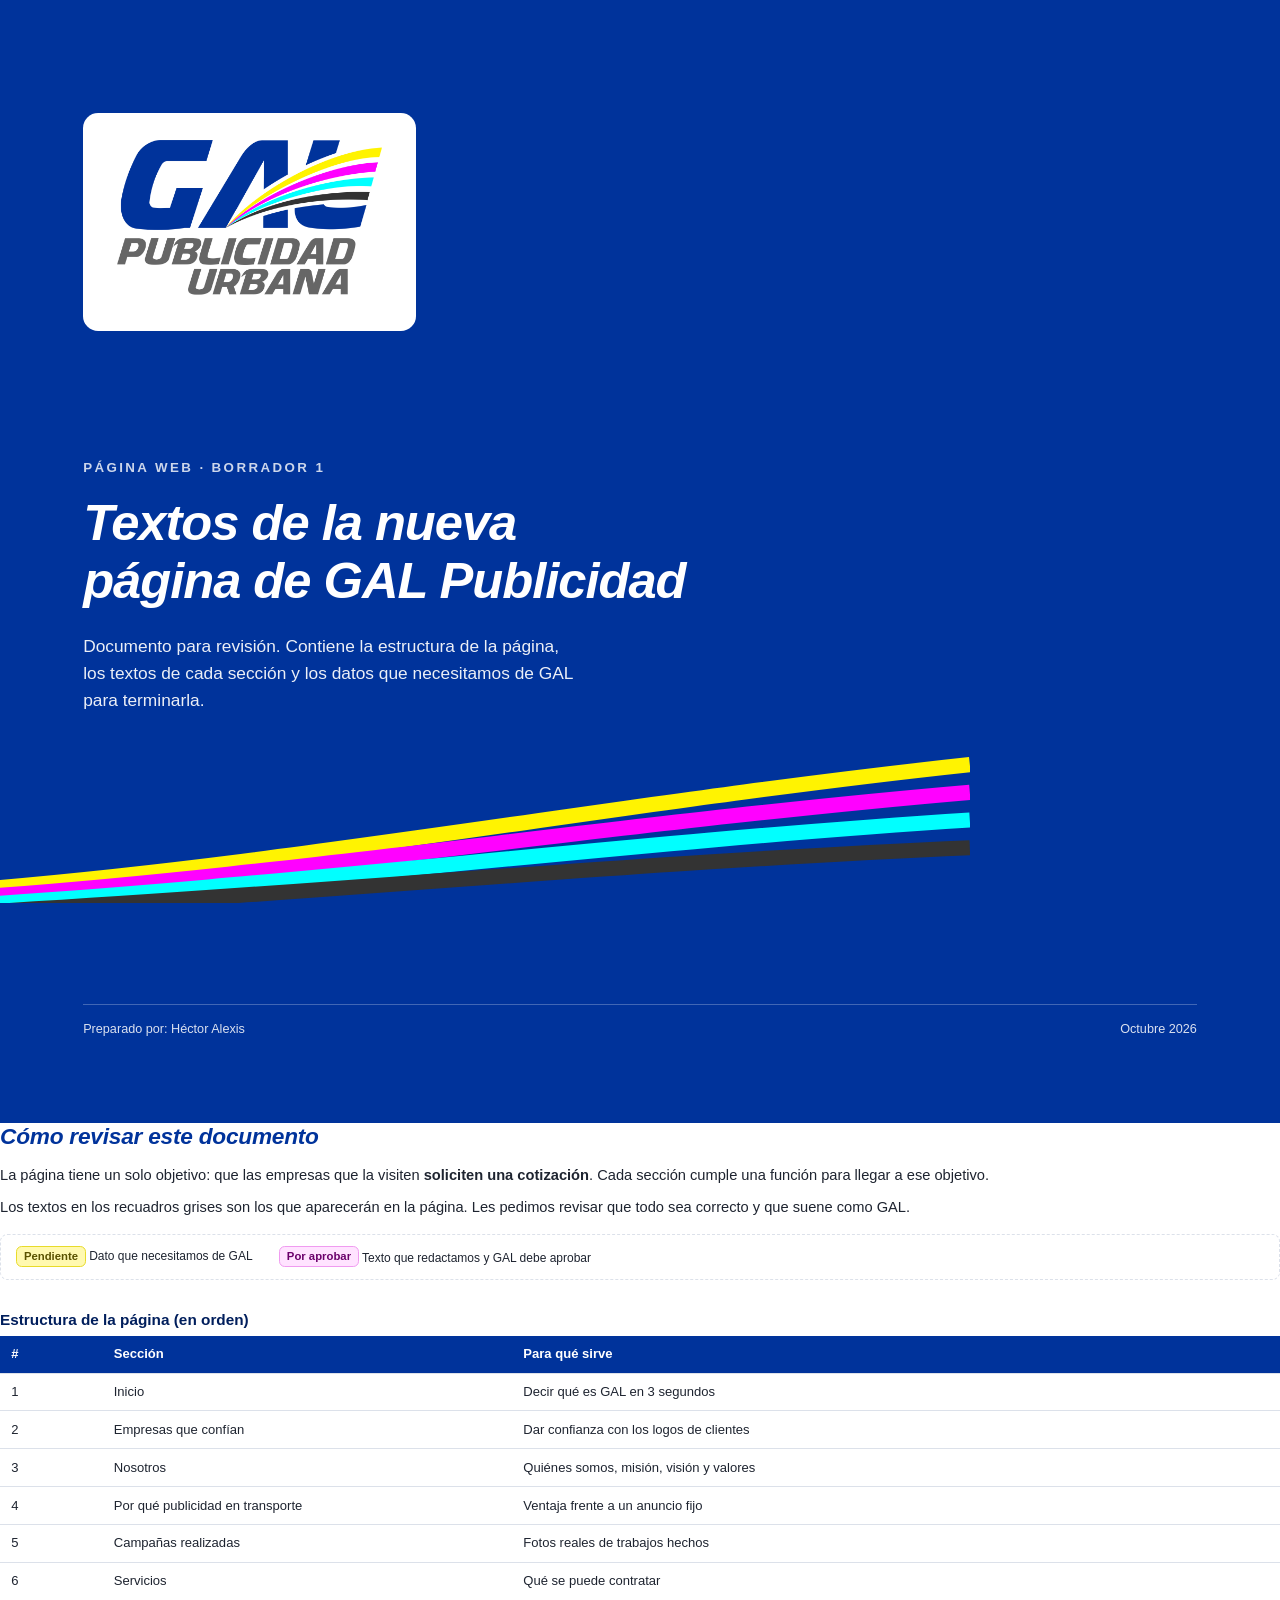
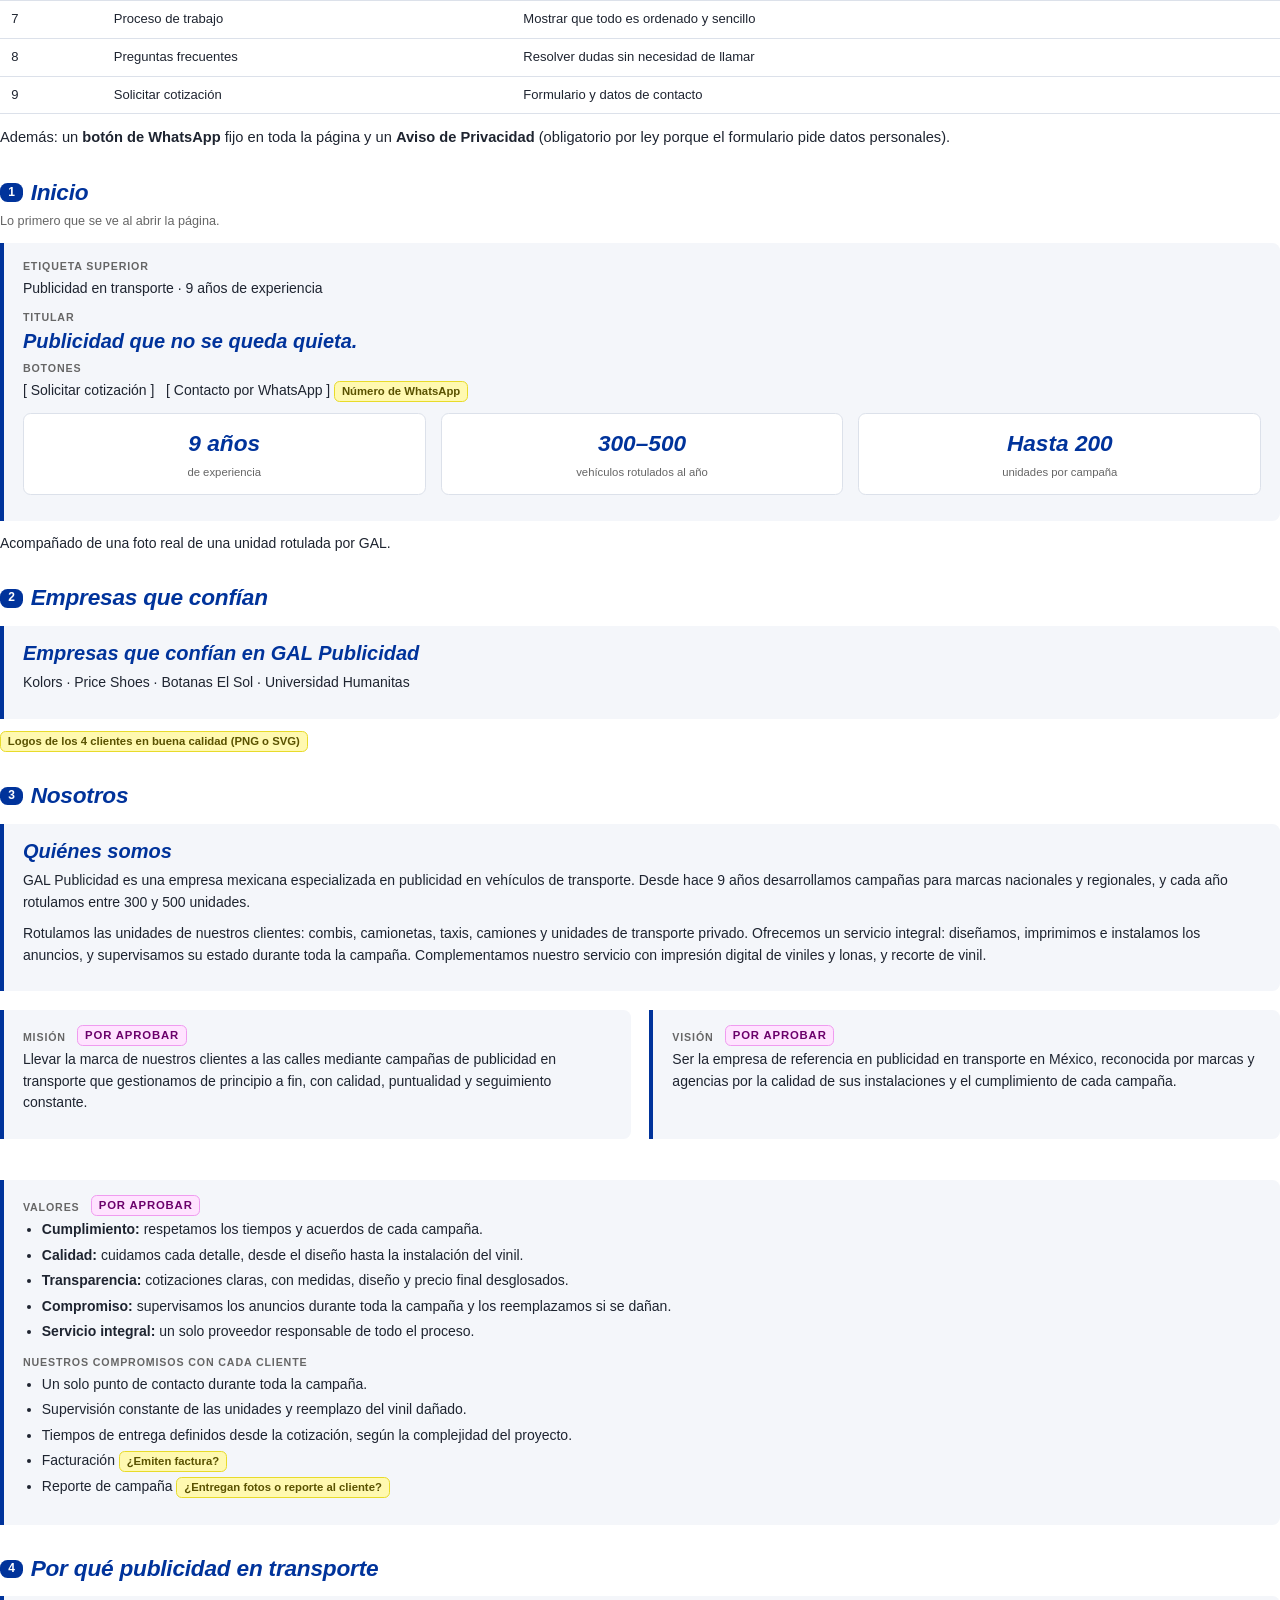
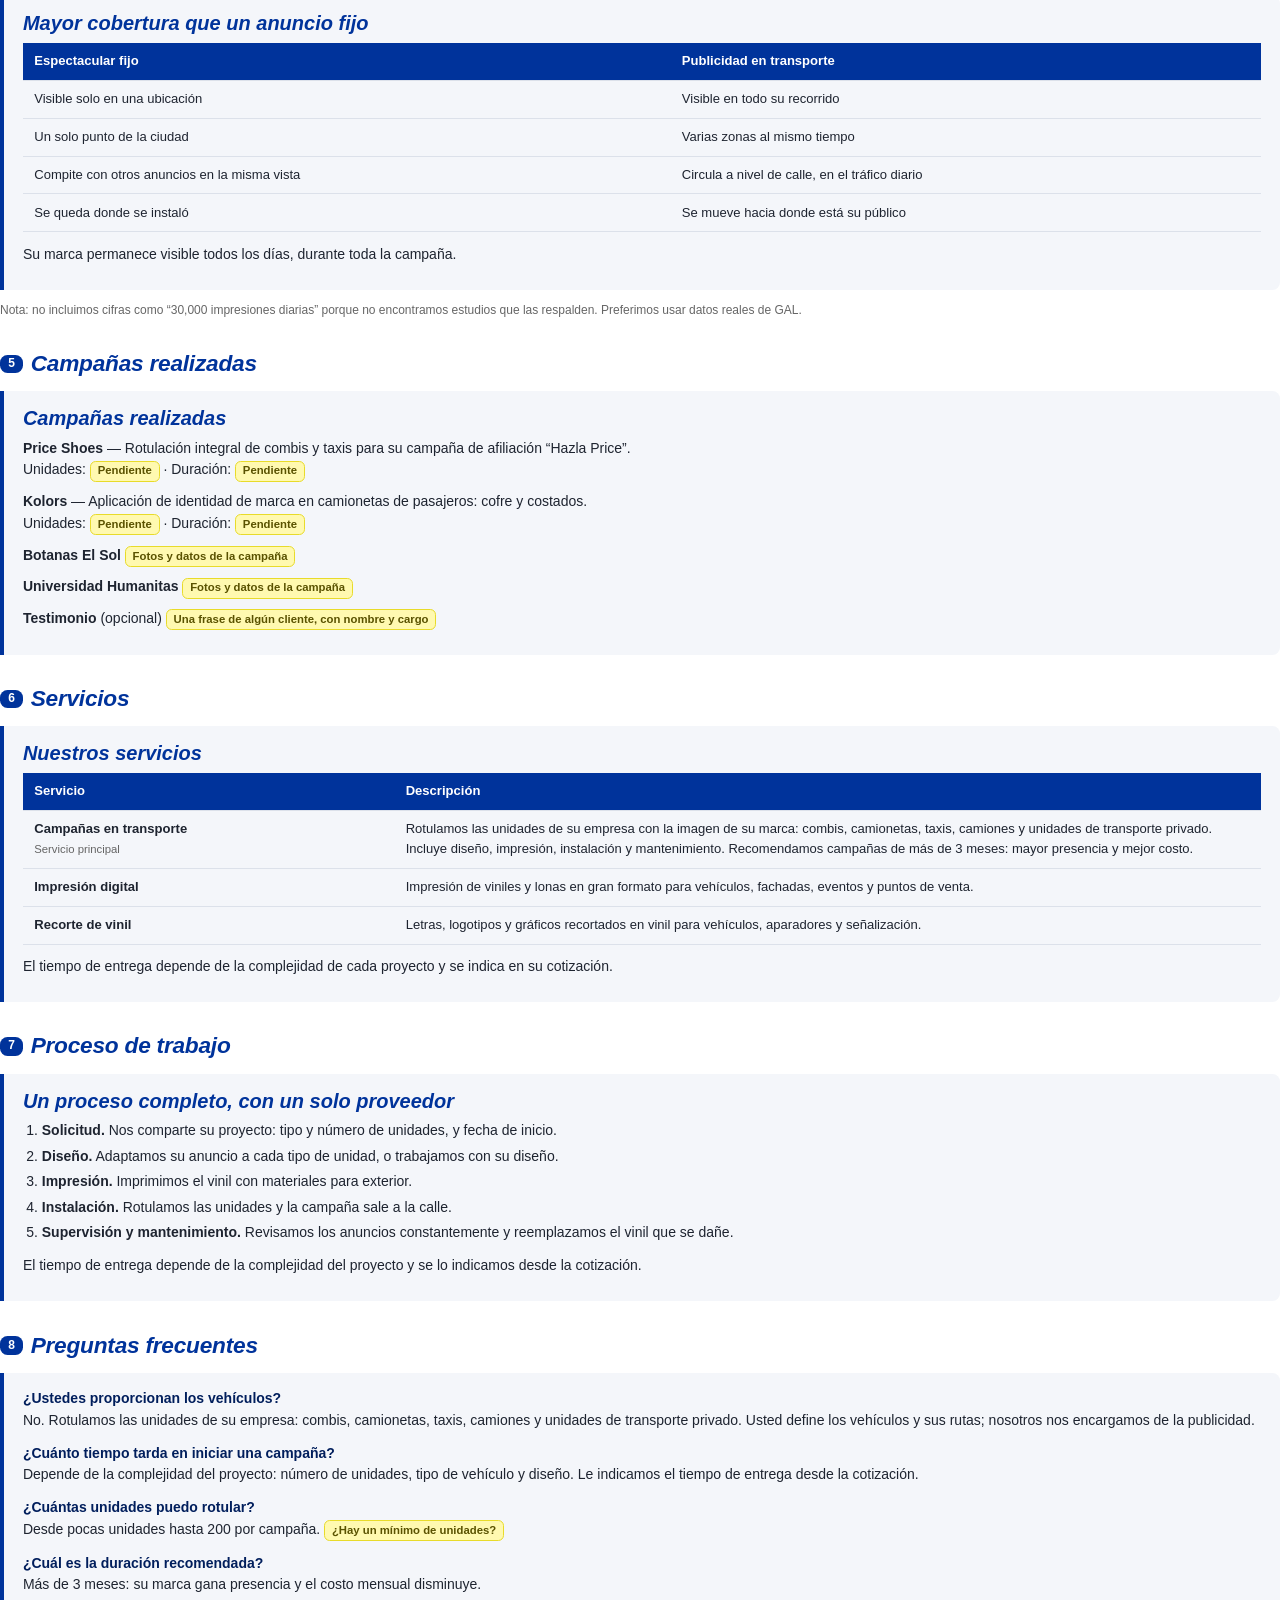
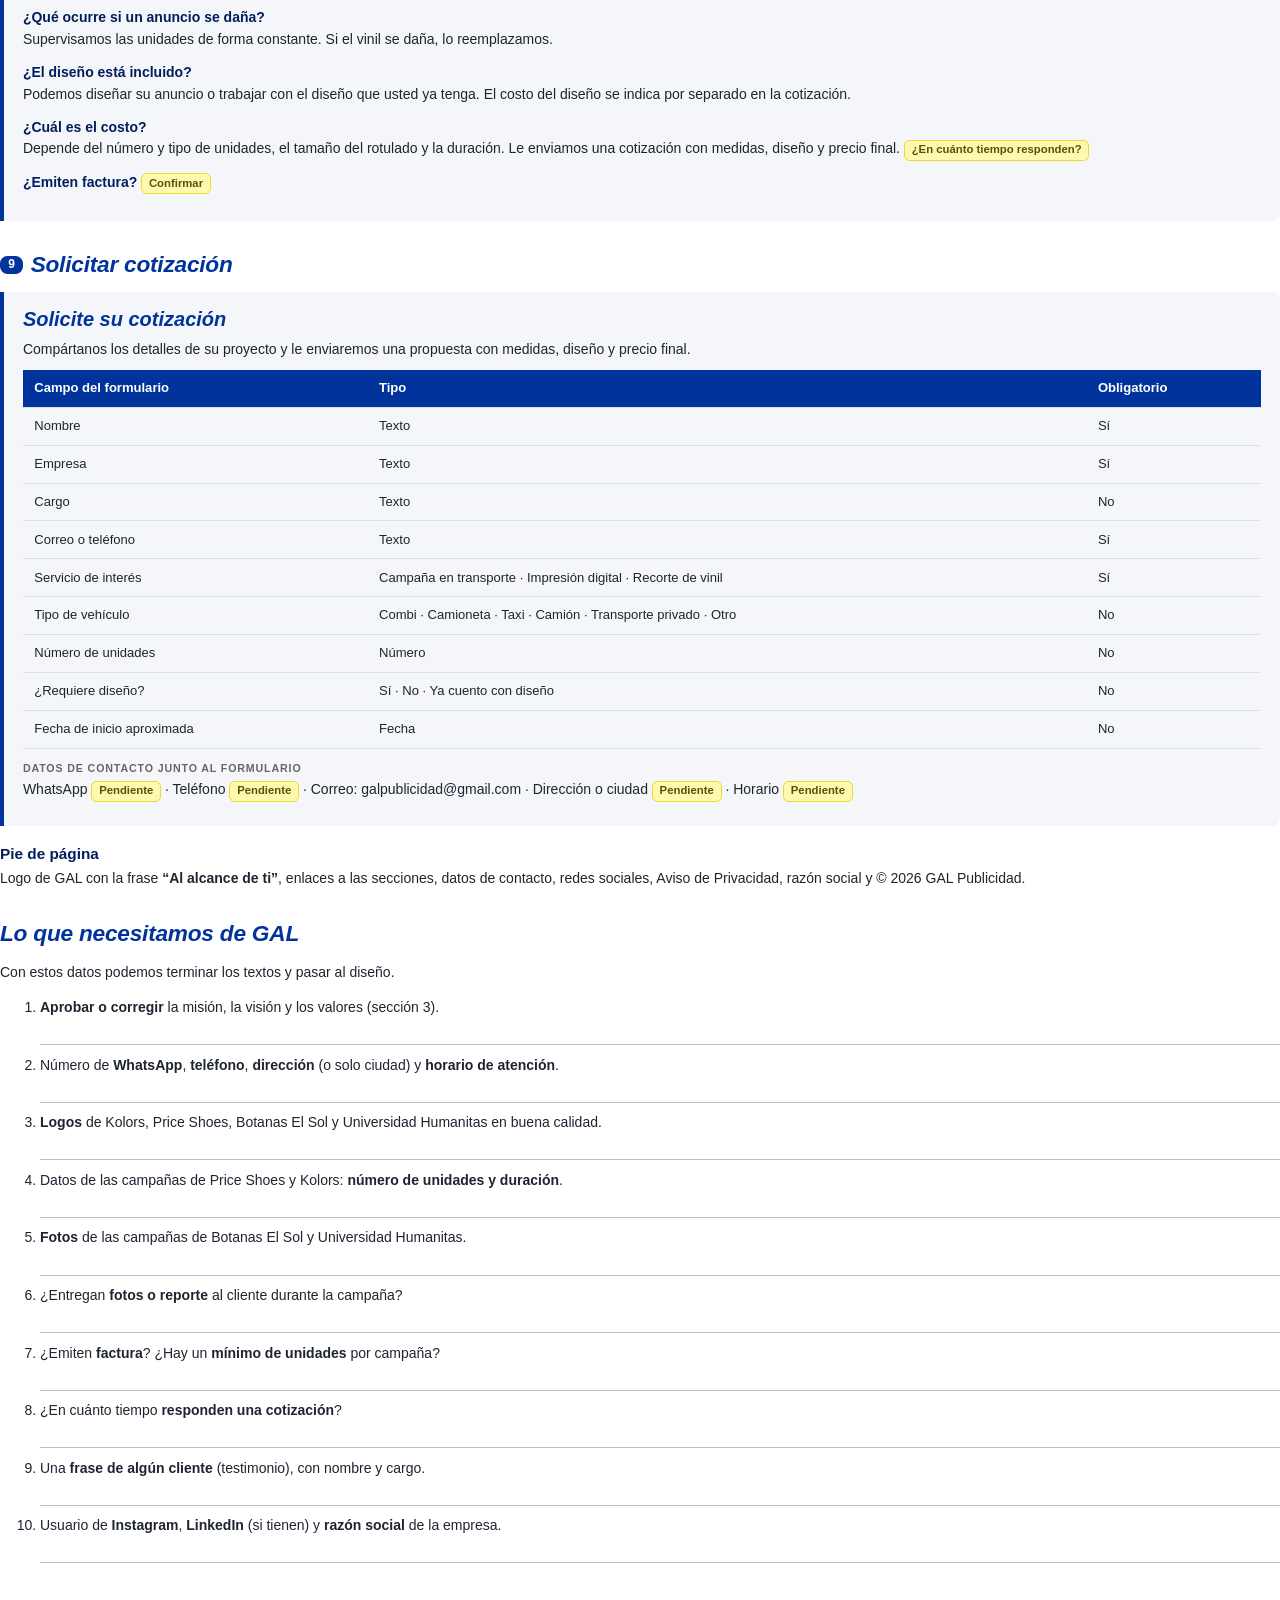
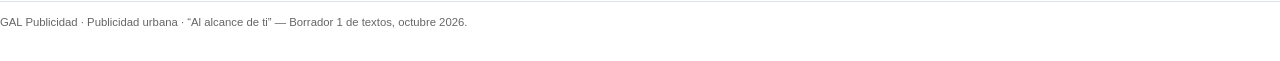
<file: entregas/fuente/borrador-textos.html>
<!doctype html>
<html lang="es">
<head>
<meta charset="utf-8">
<title>GAL Publicidad · Borrador de textos para la página web</title>
<style>
  @page { size: A4; margin: 18mm 18mm 20mm; }
  @page :first { margin: 0; }
  :root {
    --azul: #00339B; --azul-osc: #001E5C; --amarillo: #FFF301; --magenta: #FF01FF;
    --cian: #01FFFF; --negro: #333333; --gris: #666666; --linea: #DCE1EA; --fondo: #F4F6FA;
  }
  * { box-sizing: border-box; }
  body { margin: 0; font-family: "Inter", sans-serif; font-size: 10.5pt; line-height: 1.55; color: #1E2430; -webkit-print-color-adjust: exact; print-color-adjust: exact; }
  h1, h2, h3 { font-family: "Inter", sans-serif; color: var(--azul); line-height: 1.15; }
  h2 { font-size: 17pt; font-weight: 900; font-style: italic; margin: 0 0 4mm; letter-spacing: -0.01em; }
  h3 { font-size: 11.5pt; font-weight: 800; margin: 5mm 0 1.5mm; color: var(--azul-osc); }
  p { margin: 0 0 2.5mm; }
  ul { margin: 0 0 3mm; padding-left: 5mm; }
  li { margin-bottom: 1mm; }

  /* Portada */
  .portada { height: 297mm; background: var(--azul); color: #fff; position: relative; overflow: hidden; page-break-after: always; padding: 30mm 22mm; }
  .portada .logo-caja { background: #fff; border-radius: 4mm; padding: 7mm 9mm; display: inline-block; }
  .portada .logo-caja img { width: 70mm; display: block; }
  .portada .etiqueta { margin-top: 32mm; font-size: 10pt; letter-spacing: .18em; text-transform: uppercase; opacity: .8; font-weight: 600; }
  .portada h1 { color: #fff; font-size: 38pt; font-weight: 900; font-style: italic; margin: 4mm 0 6mm; letter-spacing: -0.02em; }
  .portada .sub { font-size: 13pt; max-width: 130mm; opacity: .92; }
  .portada .estela { position: absolute; left: -10mm; right: -10mm; bottom: 58mm; height: 40mm; }
  .portada .datos { position: absolute; left: 22mm; right: 22mm; bottom: 22mm; display: flex; justify-content: space-between; font-size: 9.5pt; opacity: .85; border-top: 1px solid rgba(255,255,255,.3); padding-top: 4mm; }

  /* Bloques */
  .seccion { page-break-inside: avoid; margin-bottom: 8mm; }
  .num { display: inline-block; font-size: 9pt; font-weight: 800; color: #fff; background: var(--azul); border-radius: 2mm; padding: .6mm 2.2mm; margin-right: 2mm; font-style: normal; vertical-align: 3pt; }
  .objetivo { font-size: 9.5pt; color: var(--gris); margin: -2mm 0 3mm; }
  .texto-web { border-left: 1.2mm solid var(--azul); background: var(--fondo); padding: 4mm 5mm; border-radius: 0 2mm 2mm 0; margin: 2mm 0 3mm; }
  .texto-web .titular { font-size: 15pt; font-weight: 900; font-style: italic; color: var(--azul); line-height: 1.2; margin-bottom: 2mm; }
  .lbl { font-size: 8pt; font-weight: 700; color: var(--gris); text-transform: uppercase; letter-spacing: .08em; margin-bottom: .8mm; display: block; }
  .pend { display: inline-block; background: #FFF9B0; border: 1px solid #E8DB2A; color: #5A5200; font-size: 8.5pt; font-weight: 600; padding: .2mm 1.8mm; border-radius: 1.5mm; }
  .aprobar { display: inline-block; background: #FFE3FF; border: 1px solid #F09BF0; color: #6B006B; font-size: 8.5pt; font-weight: 700; padding: .2mm 1.8mm; border-radius: 1.5mm; margin-left: 2mm; vertical-align: 2pt; }
  table { width: 100%; border-collapse: collapse; margin: 2mm 0 3mm; font-size: 9.8pt; }
  th, td { text-align: left; padding: 2.2mm 3mm; border-bottom: 1px solid var(--linea); vertical-align: top; }
  th { background: var(--azul); color: #fff; font-weight: 700; }
  .stats { display: flex; gap: 4mm; margin: 3mm 0; }
  .stats div { flex: 1; background: #fff; border: 1px solid var(--linea); border-radius: 2mm; padding: 3mm; text-align: center; }
  .stats b { display: block; font-size: 17pt; font-weight: 900; font-style: italic; color: var(--azul); }
  .stats span { font-size: 8.5pt; color: var(--gris); }
  .dos { display: flex; gap: 5mm; }
  .dos > div { flex: 1; }
  .faq b { color: var(--azul-osc); }
  .faq p { margin-bottom: 3mm; }
  .intro { font-size: 11pt; }
  .leyenda { display: flex; gap: 5mm; font-size: 9pt; margin: 4mm 0 8mm; padding: 3mm 4mm; border: 1px dashed var(--linea); border-radius: 2mm; }
  .preguntas li { margin-bottom: 2.5mm; }
  .preguntas .resp { display: block; border-bottom: 1px solid #B9C0CC; height: 6mm; margin-top: 1mm; }
  .salto { page-break-before: always; }
  .pie { font-size: 8.5pt; color: var(--gris); margin-top: 10mm; border-top: 1px solid var(--linea); padding-top: 3mm; }
</style>
</head>
<body>

<section class="portada">
  <div class="logo-caja"><img src="../../marca/logo-gal-publicidad-urbana.png" alt="GAL Publicidad Urbana"></div>
  <div class="etiqueta">Página web · Borrador 1</div>
  <h1>Textos de la nueva<br>página de GAL Publicidad</h1>
  <p class="sub">Documento para revisión. Contiene la estructura de la página, los textos de cada sección y los datos que necesitamos de GAL para terminarla.</p>
  <svg class="estela" viewBox="0 0 800 120" preserveAspectRatio="none" aria-hidden="true">
    <path d="M0 110 C 260 90, 520 40, 800 10" stroke="#FFF301" stroke-width="12" fill="none"/>
    <path d="M0 116 C 260 98, 520 56, 800 32" stroke="#FF01FF" stroke-width="12" fill="none"/>
    <path d="M0 122 C 260 106, 520 72, 800 54" stroke="#01FFFF" stroke-width="12" fill="none"/>
    <path d="M0 128 C 260 114, 520 88, 800 76" stroke="#333333" stroke-width="12" fill="none"/>
  </svg>
  <div class="datos"><span>Preparado por: Héctor Alexis</span><span>Octubre 2026</span></div>
</section>

<section class="seccion intro">
  <h2>Cómo revisar este documento</h2>
  <p>La página tiene un solo objetivo: que las empresas que la visiten <b>soliciten una cotización</b>. Cada sección cumple una función para llegar a ese objetivo.</p>
  <p>Los textos en los recuadros grises son los que aparecerán en la página. Les pedimos revisar que todo sea correcto y que suene como GAL.</p>
  <div class="leyenda">
    <span><span class="pend">Pendiente</span> Dato que necesitamos de GAL</span>
    <span><span class="aprobar">Por aprobar</span> Texto que redactamos y GAL debe aprobar</span>
  </div>

  <h3>Estructura de la página (en orden)</h3>
  <table>
    <tr><th style="width:8%">#</th><th style="width:32%">Sección</th><th>Para qué sirve</th></tr>
    <tr><td>1</td><td>Inicio</td><td>Decir qué es GAL en 3 segundos</td></tr>
    <tr><td>2</td><td>Empresas que confían</td><td>Dar confianza con los logos de clientes</td></tr>
    <tr><td>3</td><td>Nosotros</td><td>Quiénes somos, misión, visión y valores</td></tr>
    <tr><td>4</td><td>Por qué publicidad en transporte</td><td>Ventaja frente a un anuncio fijo</td></tr>
    <tr><td>5</td><td>Campañas realizadas</td><td>Fotos reales de trabajos hechos</td></tr>
    <tr><td>6</td><td>Servicios</td><td>Qué se puede contratar</td></tr>
    <tr><td>7</td><td>Proceso de trabajo</td><td>Mostrar que todo es ordenado y sencillo</td></tr>
    <tr><td>8</td><td>Preguntas frecuentes</td><td>Resolver dudas sin necesidad de llamar</td></tr>
    <tr><td>9</td><td>Solicitar cotización</td><td>Formulario y datos de contacto</td></tr>
  </table>
  <p>Además: un <b>botón de WhatsApp</b> fijo en toda la página y un <b>Aviso de Privacidad</b> (obligatorio por ley porque el formulario pide datos personales).</p>
</section>

<section class="seccion salto">
  <h2><span class="num">1</span>Inicio</h2>
  <p class="objetivo">Lo primero que se ve al abrir la página.</p>
  <div class="texto-web">
    <span class="lbl">Etiqueta superior</span>
    <p>Publicidad en transporte · 9 años de experiencia</p>
    <span class="lbl">Titular</span>
    <div class="titular">Publicidad que no se queda quieta.</div>
    <span class="lbl">Botones</span>
    <p>[ Solicitar cotización ] &nbsp; [ Contacto por WhatsApp ] <span class="pend">Número de WhatsApp</span></p>
    <div class="stats">
      <div><b>9 años</b><span>de experiencia</span></div>
      <div><b>300–500</b><span>vehículos rotulados al año</span></div>
      <div><b>Hasta 200</b><span>unidades por campaña</span></div>
    </div>
  </div>
  <p>Acompañado de una foto real de una unidad rotulada por GAL.</p>
</section>

<section class="seccion">
  <h2><span class="num">2</span>Empresas que confían</h2>
  <div class="texto-web">
    <div class="titular">Empresas que confían en GAL Publicidad</div>
    <p>Kolors · Price Shoes · Botanas El Sol · Universidad Humanitas</p>
  </div>
  <p><span class="pend">Logos de los 4 clientes en buena calidad (PNG o SVG)</span></p>
</section>

<section class="seccion">
  <h2><span class="num">3</span>Nosotros</h2>
  <div class="texto-web">
    <div class="titular">Quiénes somos</div>
    <p>GAL Publicidad es una empresa mexicana especializada en publicidad en vehículos de transporte. Desde hace 9 años desarrollamos campañas para marcas nacionales y regionales, y cada año rotulamos entre 300 y 500 unidades.</p>
    <p>Rotulamos las unidades de nuestros clientes: combis, camionetas, taxis, camiones y unidades de transporte privado. Ofrecemos un servicio integral: diseñamos, imprimimos e instalamos los anuncios, y supervisamos su estado durante toda la campaña. Complementamos nuestro servicio con impresión digital de viniles y lonas, y recorte de vinil.</p>
  </div>
  <div class="dos">
    <div class="texto-web">
      <span class="lbl">Misión <span class="aprobar">Por aprobar</span></span>
      <p>Llevar la marca de nuestros clientes a las calles mediante campañas de publicidad en transporte que gestionamos de principio a fin, con calidad, puntualidad y seguimiento constante.</p>
    </div>
    <div class="texto-web">
      <span class="lbl">Visión <span class="aprobar">Por aprobar</span></span>
      <p>Ser la empresa de referencia en publicidad en transporte en México, reconocida por marcas y agencias por la calidad de sus instalaciones y el cumplimiento de cada campaña.</p>
    </div>
  </div>
</section>

<section class="seccion">
  <div class="texto-web">
    <span class="lbl">Valores <span class="aprobar">Por aprobar</span></span>
    <ul>
      <li><b>Cumplimiento:</b> respetamos los tiempos y acuerdos de cada campaña.</li>
      <li><b>Calidad:</b> cuidamos cada detalle, desde el diseño hasta la instalación del vinil.</li>
      <li><b>Transparencia:</b> cotizaciones claras, con medidas, diseño y precio final desglosados.</li>
      <li><b>Compromiso:</b> supervisamos los anuncios durante toda la campaña y los reemplazamos si se dañan.</li>
      <li><b>Servicio integral:</b> un solo proveedor responsable de todo el proceso.</li>
    </ul>
    <span class="lbl">Nuestros compromisos con cada cliente</span>
    <ul>
      <li>Un solo punto de contacto durante toda la campaña.</li>
      <li>Supervisión constante de las unidades y reemplazo del vinil dañado.</li>
      <li>Tiempos de entrega definidos desde la cotización, según la complejidad del proyecto.</li>
      <li>Facturación <span class="pend">¿Emiten factura?</span></li>
      <li>Reporte de campaña <span class="pend">¿Entregan fotos o reporte al cliente?</span></li>
    </ul>
  </div>
</section>

<section class="seccion salto">
  <h2><span class="num">4</span>Por qué publicidad en transporte</h2>
  <div class="texto-web">
    <div class="titular">Mayor cobertura que un anuncio fijo</div>
    <table>
      <tr><th>Espectacular fijo</th><th>Publicidad en transporte</th></tr>
      <tr><td>Visible solo en una ubicación</td><td>Visible en todo su recorrido</td></tr>
      <tr><td>Un solo punto de la ciudad</td><td>Varias zonas al mismo tiempo</td></tr>
      <tr><td>Compite con otros anuncios en la misma vista</td><td>Circula a nivel de calle, en el tráfico diario</td></tr>
      <tr><td>Se queda donde se instaló</td><td>Se mueve hacia donde está su público</td></tr>
    </table>
    <p>Su marca permanece visible todos los días, durante toda la campaña.</p>
  </div>
  <p style="font-size:9pt;color:var(--gris)">Nota: no incluimos cifras como “30,000 impresiones diarias” porque no encontramos estudios que las respalden. Preferimos usar datos reales de GAL.</p>
</section>

<section class="seccion">
  <h2><span class="num">5</span>Campañas realizadas</h2>
  <div class="texto-web">
    <div class="titular">Campañas realizadas</div>
    <p><b>Price Shoes</b> — Rotulación integral de combis y taxis para su campaña de afiliación “Hazla Price”.<br>
    Unidades: <span class="pend">Pendiente</span> · Duración: <span class="pend">Pendiente</span></p>
    <p><b>Kolors</b> — Aplicación de identidad de marca en camionetas de pasajeros: cofre y costados.<br>
    Unidades: <span class="pend">Pendiente</span> · Duración: <span class="pend">Pendiente</span></p>
    <p><b>Botanas El Sol</b> <span class="pend">Fotos y datos de la campaña</span></p>
    <p><b>Universidad Humanitas</b> <span class="pend">Fotos y datos de la campaña</span></p>
    <p><b>Testimonio</b> (opcional) <span class="pend">Una frase de algún cliente, con nombre y cargo</span></p>
  </div>
</section>

<section class="seccion">
  <h2><span class="num">6</span>Servicios</h2>
  <div class="texto-web">
    <div class="titular">Nuestros servicios</div>
    <table>
      <tr><th style="width:30%">Servicio</th><th>Descripción</th></tr>
      <tr><td><b>Campañas en transporte</b><br><span style="font-size:8.5pt;color:var(--gris)">Servicio principal</span></td><td>Rotulamos las unidades de su empresa con la imagen de su marca: combis, camionetas, taxis, camiones y unidades de transporte privado. Incluye diseño, impresión, instalación y mantenimiento. Recomendamos campañas de más de 3 meses: mayor presencia y mejor costo.</td></tr>
      <tr><td><b>Impresión digital</b></td><td>Impresión de viniles y lonas en gran formato para vehículos, fachadas, eventos y puntos de venta.</td></tr>
      <tr><td><b>Recorte de vinil</b></td><td>Letras, logotipos y gráficos recortados en vinil para vehículos, aparadores y señalización.</td></tr>
    </table>
    <p>El tiempo de entrega depende de la complejidad de cada proyecto y se indica en su cotización.</p>
  </div>
</section>

<section class="seccion salto">
  <h2><span class="num">7</span>Proceso de trabajo</h2>
  <div class="texto-web">
    <div class="titular">Un proceso completo, con un solo proveedor</div>
    <ol style="padding-left:5mm;margin:0 0 3mm">
      <li><b>Solicitud.</b> Nos comparte su proyecto: tipo y número de unidades, y fecha de inicio.</li>
      <li><b>Diseño.</b> Adaptamos su anuncio a cada tipo de unidad, o trabajamos con su diseño.</li>
      <li><b>Impresión.</b> Imprimimos el vinil con materiales para exterior.</li>
      <li><b>Instalación.</b> Rotulamos las unidades y la campaña sale a la calle.</li>
      <li><b>Supervisión y mantenimiento.</b> Revisamos los anuncios constantemente y reemplazamos el vinil que se dañe.</li>
    </ol>
    <p>El tiempo de entrega depende de la complejidad del proyecto y se lo indicamos desde la cotización.</p>
  </div>
</section>

<section class="seccion faq">
  <h2><span class="num">8</span>Preguntas frecuentes</h2>
  <div class="texto-web">
    <p><b>¿Ustedes proporcionan los vehículos?</b><br>No. Rotulamos las unidades de su empresa: combis, camionetas, taxis, camiones y unidades de transporte privado. Usted define los vehículos y sus rutas; nosotros nos encargamos de la publicidad.</p>
    <p><b>¿Cuánto tiempo tarda en iniciar una campaña?</b><br>Depende de la complejidad del proyecto: número de unidades, tipo de vehículo y diseño. Le indicamos el tiempo de entrega desde la cotización.</p>
    <p><b>¿Cuántas unidades puedo rotular?</b><br>Desde pocas unidades hasta 200 por campaña. <span class="pend">¿Hay un mínimo de unidades?</span></p>
    <p><b>¿Cuál es la duración recomendada?</b><br>Más de 3 meses: su marca gana presencia y el costo mensual disminuye.</p>
    <p><b>¿Qué ocurre si un anuncio se daña?</b><br>Supervisamos las unidades de forma constante. Si el vinil se daña, lo reemplazamos.</p>
    <p><b>¿El diseño está incluido?</b><br>Podemos diseñar su anuncio o trabajar con el diseño que usted ya tenga. El costo del diseño se indica por separado en la cotización.</p>
    <p><b>¿Cuál es el costo?</b><br>Depende del número y tipo de unidades, el tamaño del rotulado y la duración. Le enviamos una cotización con medidas, diseño y precio final. <span class="pend">¿En cuánto tiempo responden?</span></p>
    <p><b>¿Emiten factura?</b> <span class="pend">Confirmar</span></p>
  </div>
</section>

<section class="seccion salto">
  <h2><span class="num">9</span>Solicitar cotización</h2>
  <div class="texto-web">
    <div class="titular">Solicite su cotización</div>
    <p>Compártanos los detalles de su proyecto y le enviaremos una propuesta con medidas, diseño y precio final.</p>
    <table>
      <tr><th>Campo del formulario</th><th>Tipo</th><th>Obligatorio</th></tr>
      <tr><td>Nombre</td><td>Texto</td><td>Sí</td></tr>
      <tr><td>Empresa</td><td>Texto</td><td>Sí</td></tr>
      <tr><td>Cargo</td><td>Texto</td><td>No</td></tr>
      <tr><td>Correo o teléfono</td><td>Texto</td><td>Sí</td></tr>
      <tr><td>Servicio de interés</td><td>Campaña en transporte · Impresión digital · Recorte de vinil</td><td>Sí</td></tr>
      <tr><td>Tipo de vehículo</td><td>Combi · Camioneta · Taxi · Camión · Transporte privado · Otro</td><td>No</td></tr>
      <tr><td>Número de unidades</td><td>Número</td><td>No</td></tr>
      <tr><td>¿Requiere diseño?</td><td>Sí · No · Ya cuento con diseño</td><td>No</td></tr>
      <tr><td>Fecha de inicio aproximada</td><td>Fecha</td><td>No</td></tr>
    </table>
    <span class="lbl">Datos de contacto junto al formulario</span>
    <p>WhatsApp <span class="pend">Pendiente</span> · Teléfono <span class="pend">Pendiente</span> · Correo: galpublicidad@gmail.com · Dirección o ciudad <span class="pend">Pendiente</span> · Horario <span class="pend">Pendiente</span></p>
  </div>
  <h3>Pie de página</h3>
  <p>Logo de GAL con la frase <b>“Al alcance de ti”</b>, enlaces a las secciones, datos de contacto, redes sociales, Aviso de Privacidad, razón social y © 2026 GAL Publicidad.</p>
</section>

<section class="seccion salto preguntas">
  <h2>Lo que necesitamos de GAL</h2>
  <p>Con estos datos podemos terminar los textos y pasar al diseño.</p>
  <ol>
    <li><b>Aprobar o corregir</b> la misión, la visión y los valores (sección 3).<span class="resp"></span></li>
    <li>Número de <b>WhatsApp</b>, <b>teléfono</b>, <b>dirección</b> (o solo ciudad) y <b>horario de atención</b>.<span class="resp"></span></li>
    <li><b>Logos</b> de Kolors, Price Shoes, Botanas El Sol y Universidad Humanitas en buena calidad.<span class="resp"></span></li>
    <li>Datos de las campañas de Price Shoes y Kolors: <b>número de unidades y duración</b>.<span class="resp"></span></li>
    <li><b>Fotos</b> de las campañas de Botanas El Sol y Universidad Humanitas.<span class="resp"></span></li>
    <li>¿Entregan <b>fotos o reporte</b> al cliente durante la campaña?<span class="resp"></span></li>
    <li>¿Emiten <b>factura</b>? ¿Hay un <b>mínimo de unidades</b> por campaña?<span class="resp"></span></li>
    <li>¿En cuánto tiempo <b>responden una cotización</b>?<span class="resp"></span></li>
    <li>Una <b>frase de algún cliente</b> (testimonio), con nombre y cargo.<span class="resp"></span></li>
    <li>Usuario de <b>Instagram</b>, <b>LinkedIn</b> (si tienen) y <b>razón social</b> de la empresa.<span class="resp"></span></li>
  </ol>
  <p class="pie">GAL Publicidad · Publicidad urbana · “Al alcance de ti” — Borrador 1 de textos, octubre 2026.</p>
</section>

</body>
</html>
</file>
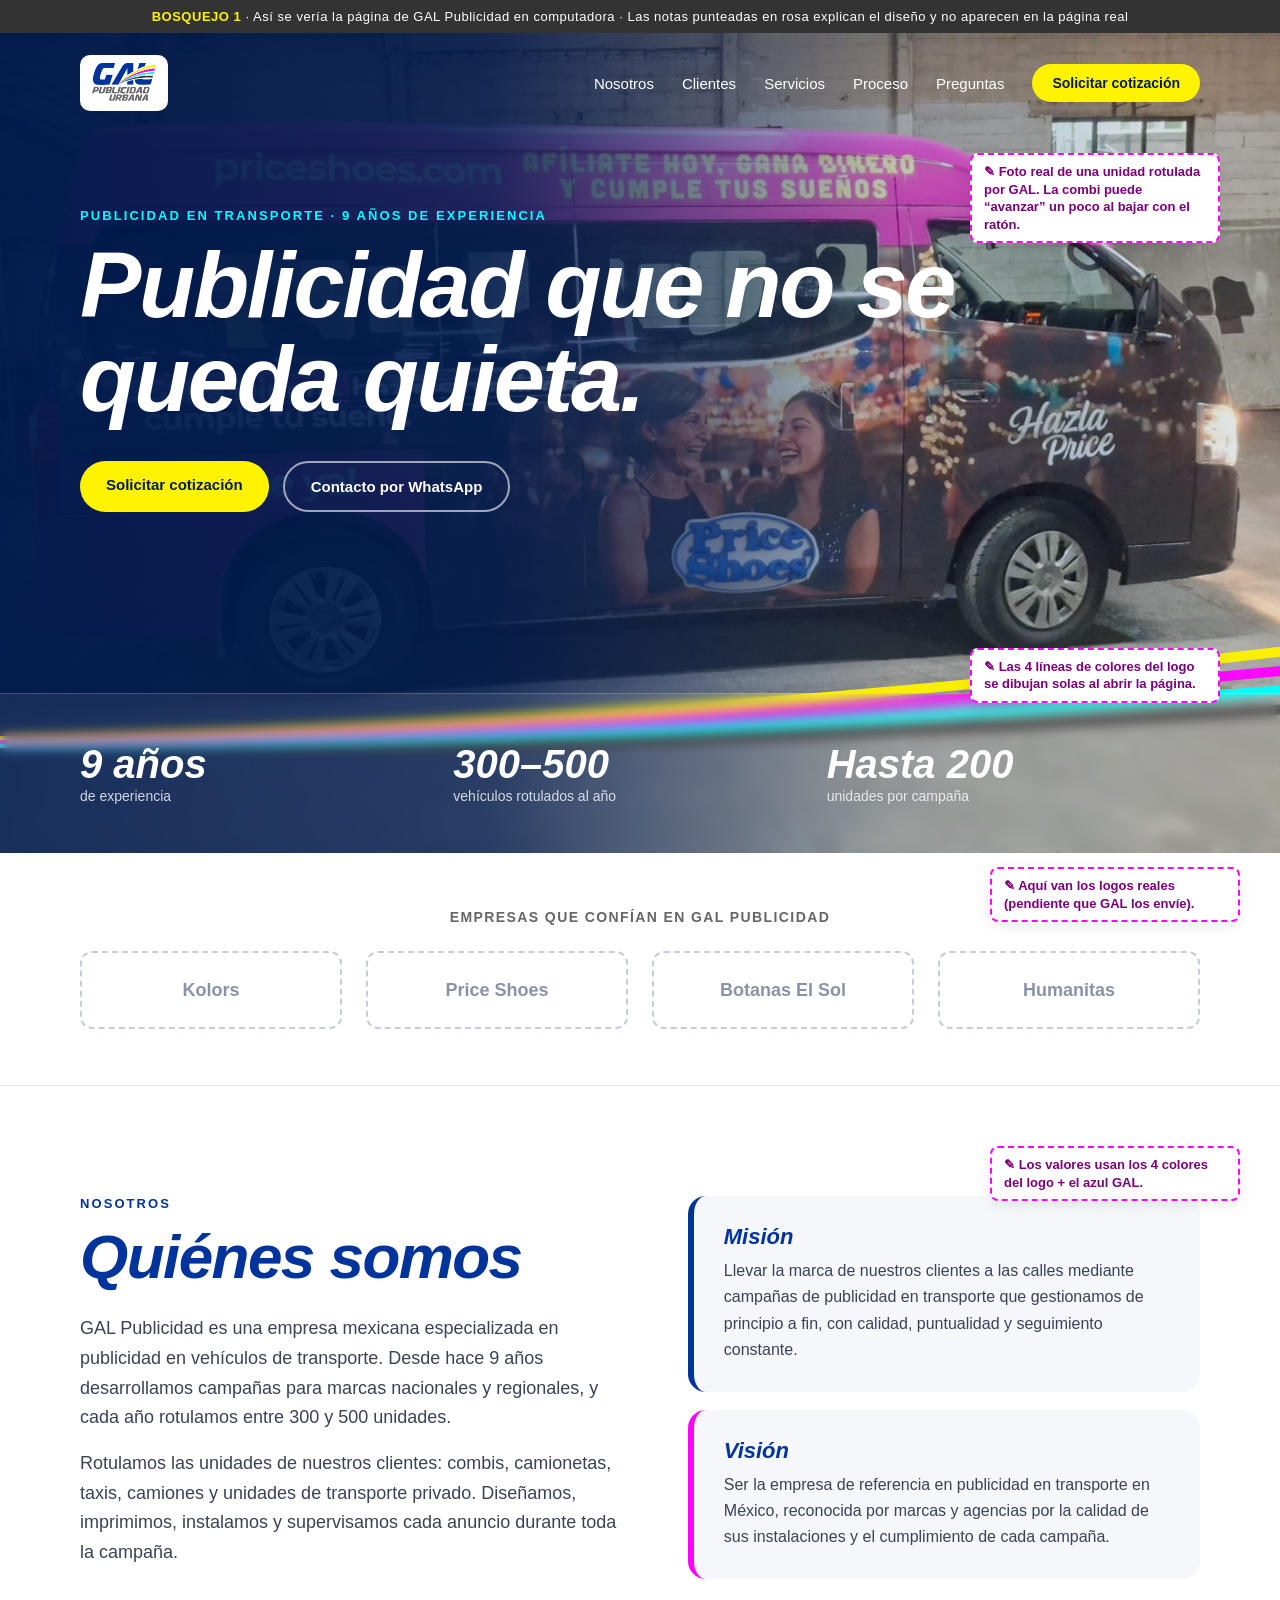
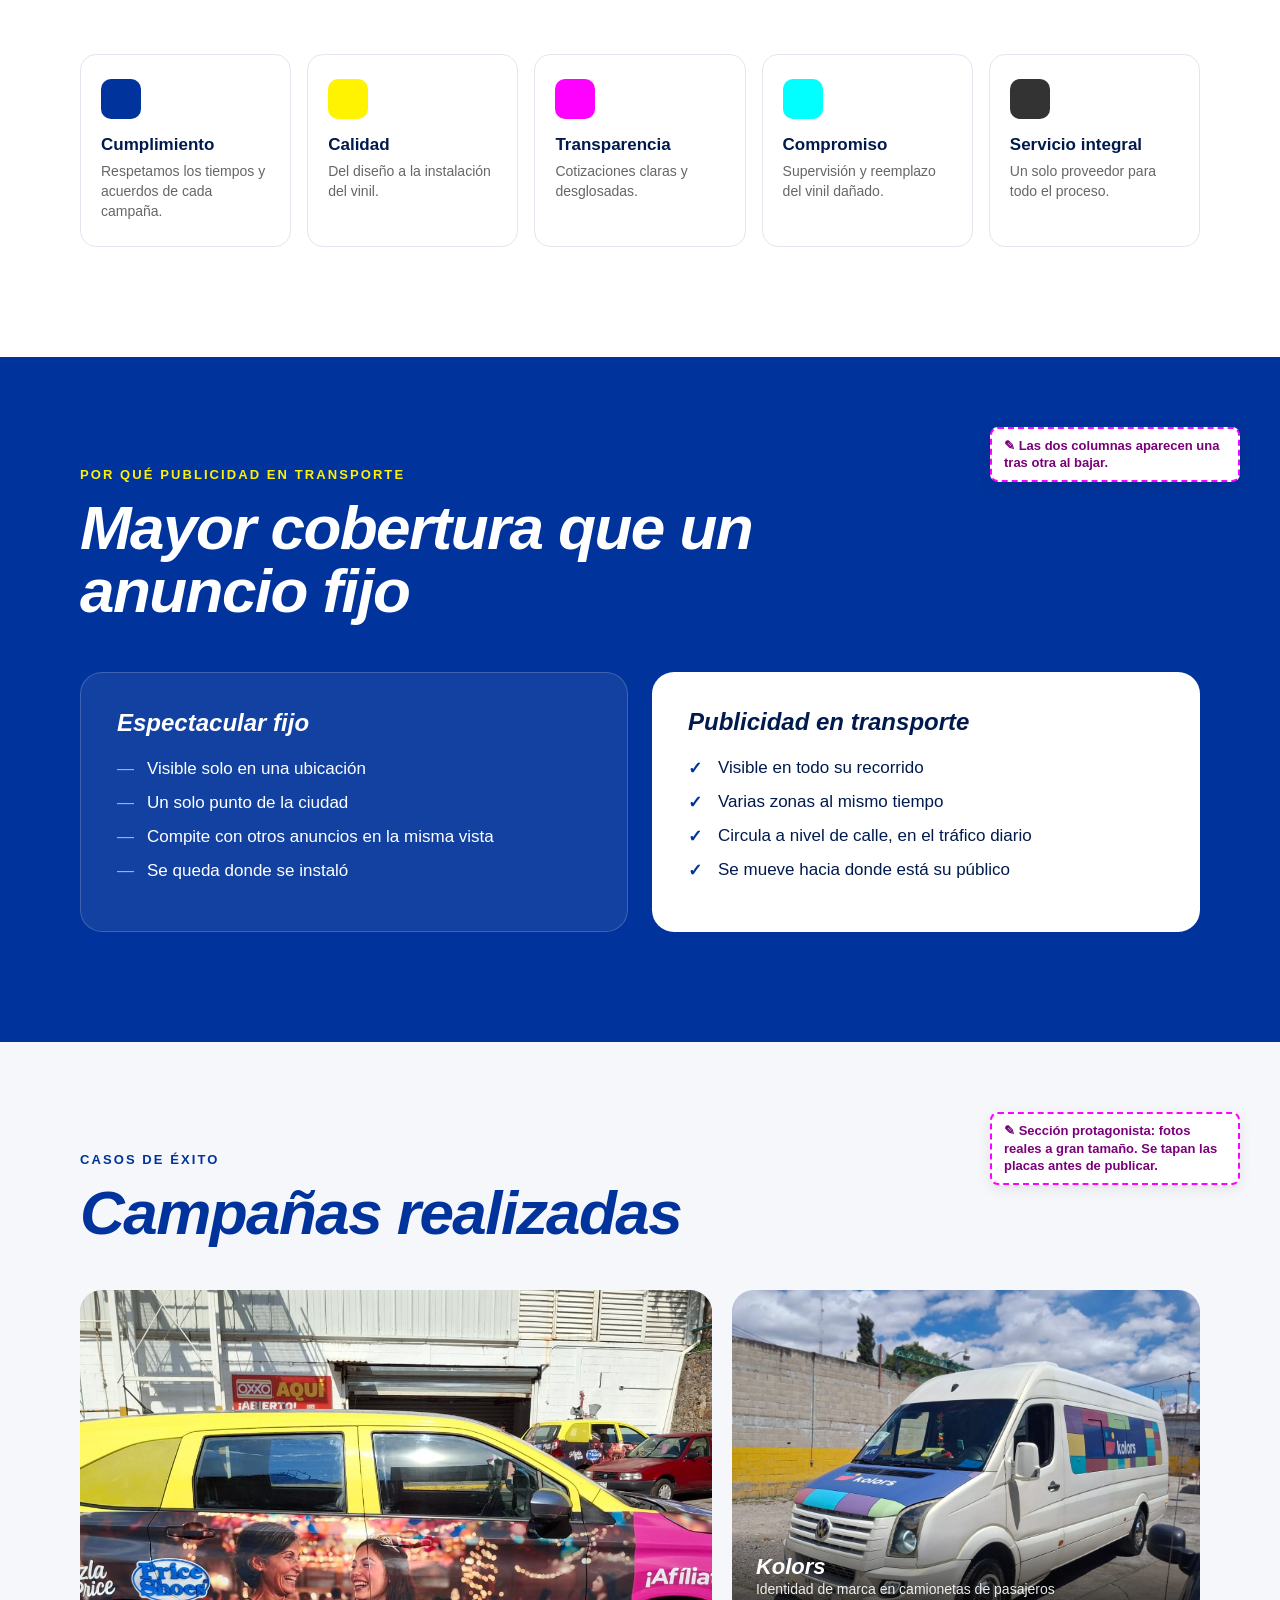
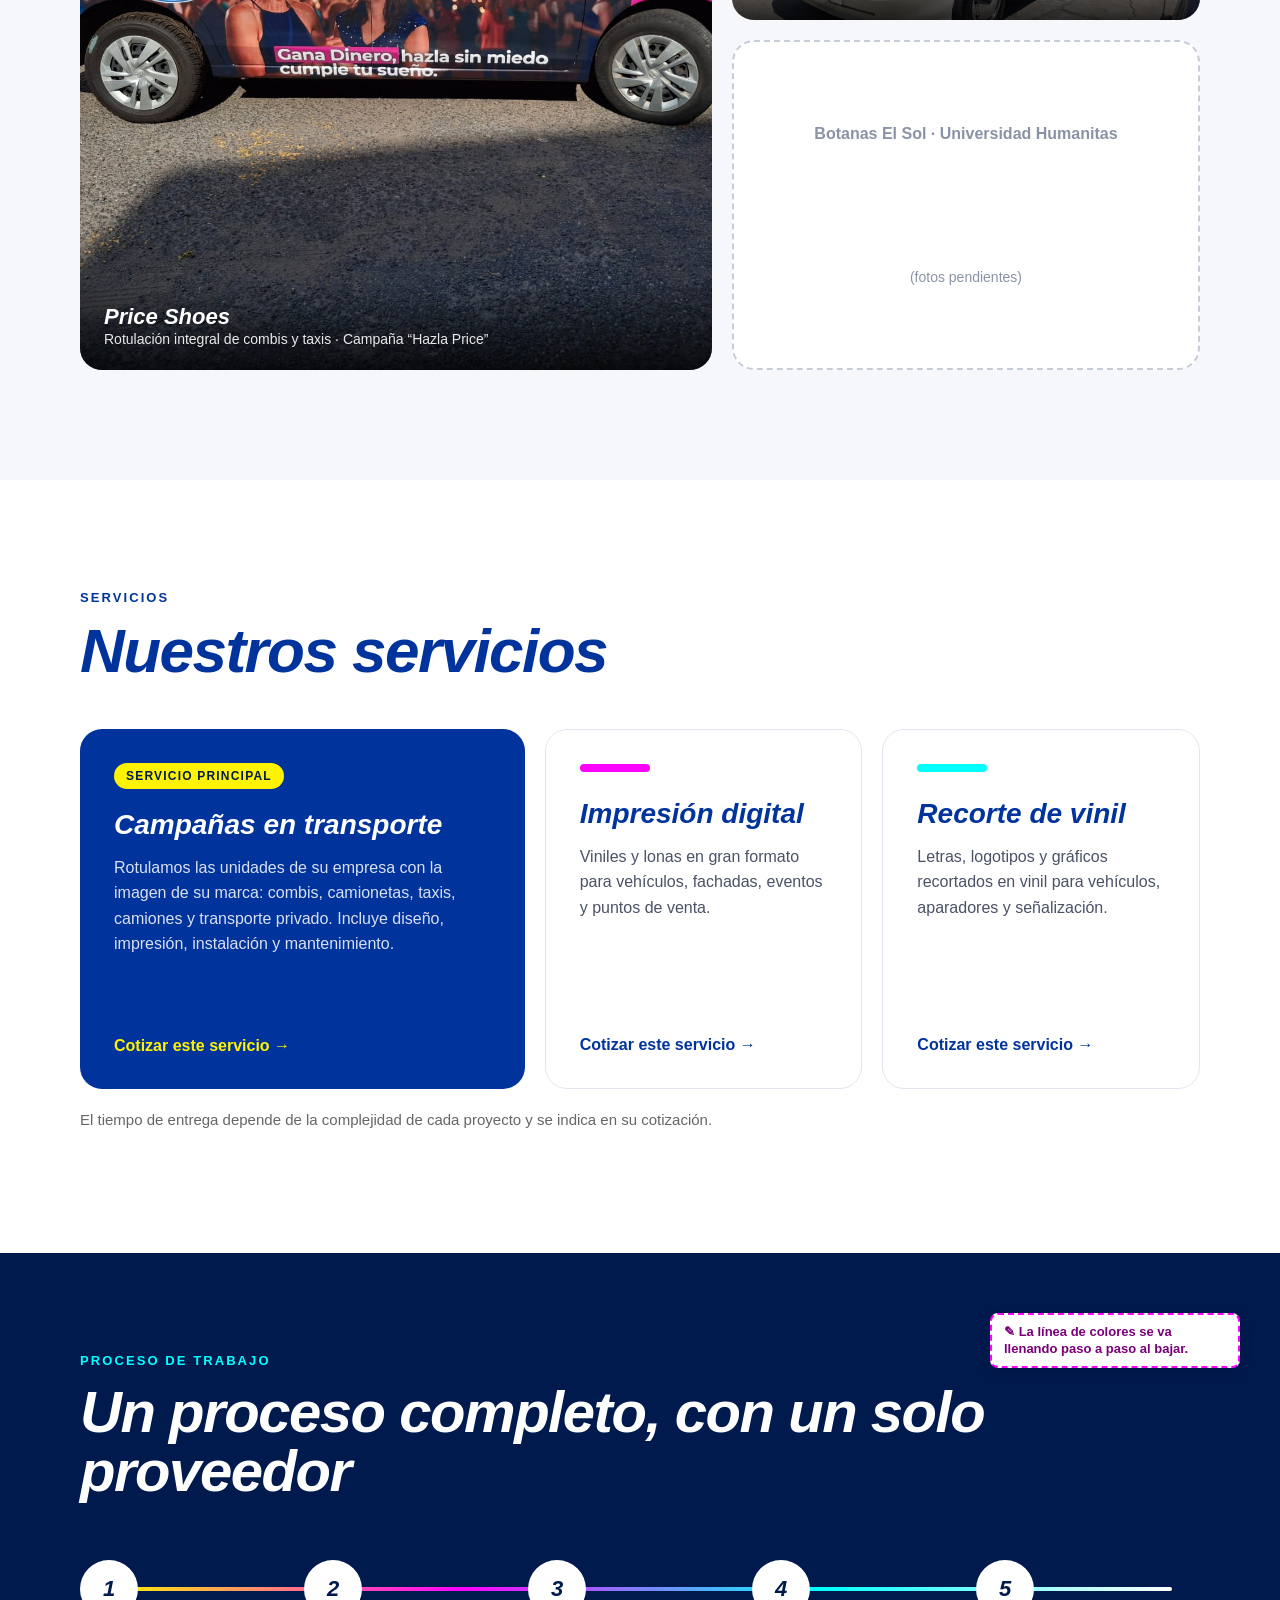
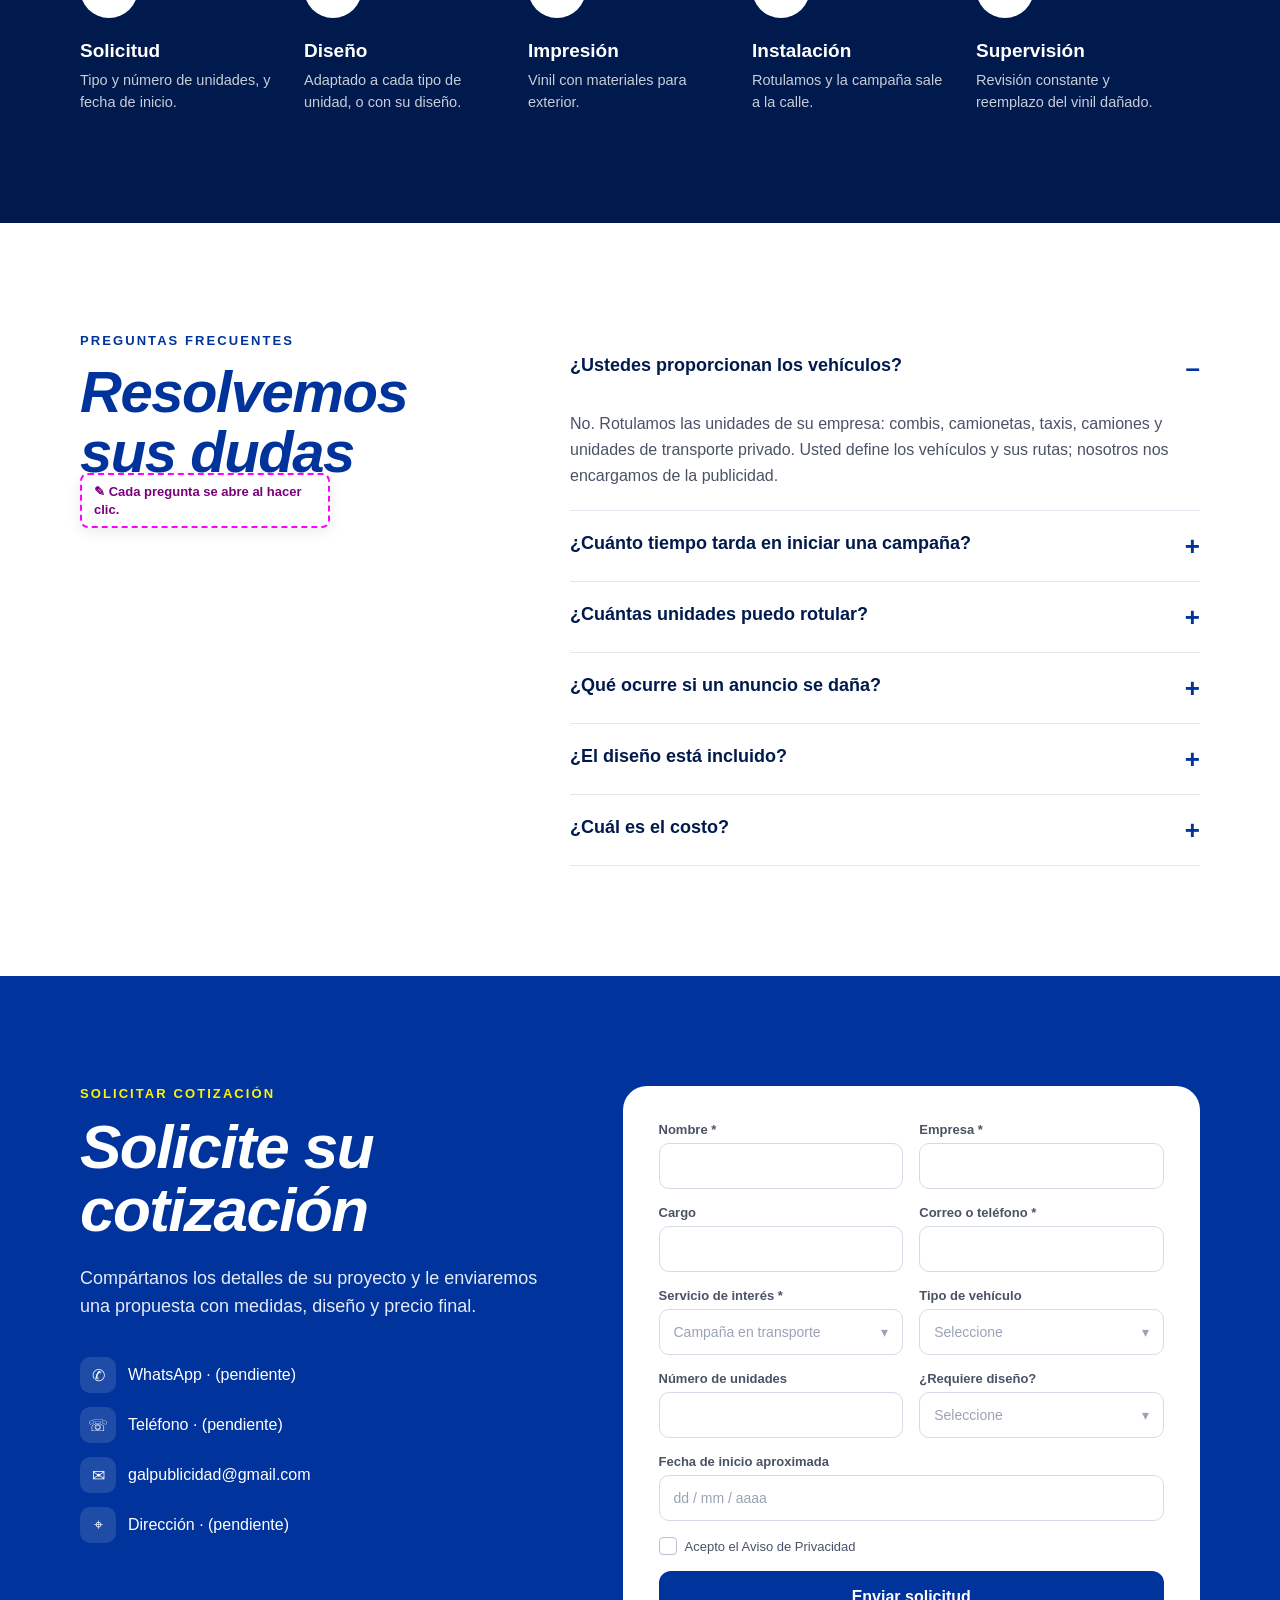
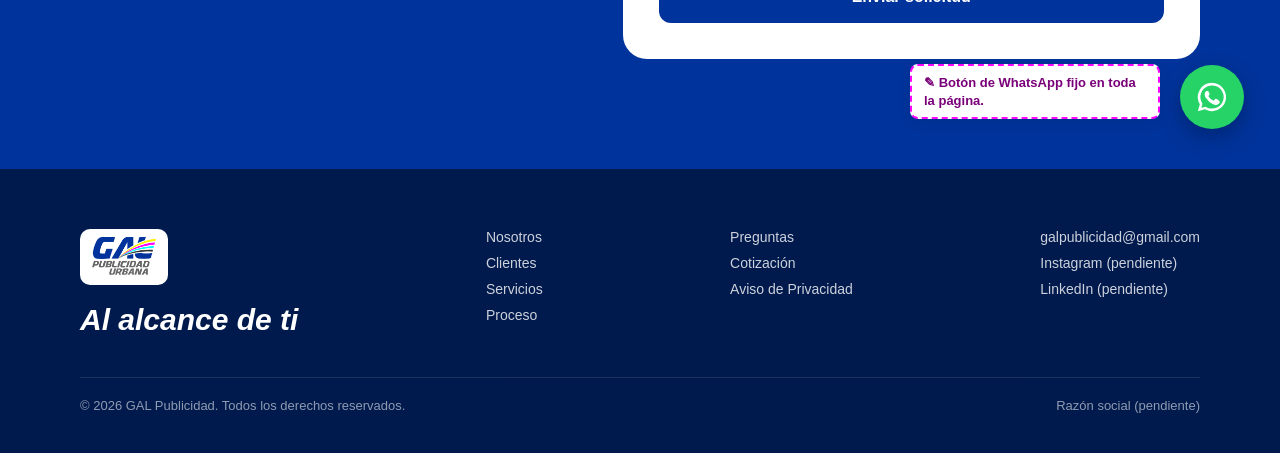
<file: entregas/fuente/bosquejo-pagina.html>
<!doctype html>
<html lang="es">
<head>
<meta charset="utf-8">
<meta name="viewport" content="width=device-width, initial-scale=1">
<title>GAL Publicidad · Bosquejo de la página</title>
<style>
  :root {
    --azul: #00339B; --azul-osc: #001A4D; --amarillo: #FFF301; --magenta: #FF01FF;
    --cian: #01FFFF; --negro: #333333; --gris: #666666; --linea: #E2E6EE; --fondo: #F5F7FB;
    --nota: #FF01FF;
  }
  * { box-sizing: border-box; }
  body { margin: 0; font-family: "Inter", sans-serif; color: #1B2130; background: #fff; -webkit-print-color-adjust: exact; print-color-adjust: exact; }
  .contenedor { width: 1120px; margin: 0 auto; }
  .titular { font-weight: 900; font-style: italic; letter-spacing: -0.025em; line-height: 1.02; }
  .eyebrow { font-size: 13px; font-weight: 700; letter-spacing: .16em; text-transform: uppercase; }
  .btn { display: inline-block; padding: 15px 26px; border-radius: 999px; font-weight: 700; font-size: 15px; text-decoration: none; }
  .btn-prim { background: var(--amarillo); color: var(--azul-osc); }
  .btn-sec { border: 2px solid rgba(255,255,255,.6); color: #fff; }
  .btn-azul { background: var(--azul); color: #fff; }
  section { position: relative; }

  /* Notas del bosquejo */
  .nota { position: absolute; z-index: 5; background: #fff; border: 2px dashed var(--nota); color: #7A007A; font-size: 13px; line-height: 1.35; padding: 8px 12px; border-radius: 8px; max-width: 250px; font-weight: 600; box-shadow: 0 4px 14px rgba(0,0,0,.08); }
  .nota::before { content: "✎ "; }
  .banda-bosquejo { background: var(--negro); color: #fff; text-align: center; font-size: 13px; padding: 9px; letter-spacing: .04em; }
  .banda-bosquejo b { color: var(--amarillo); }

  /* Menú */
  header { position: absolute; top: 0; left: 0; right: 0; z-index: 4; }
  header .contenedor { display: flex; align-items: center; justify-content: space-between; padding: 22px 0; }
  .logo-blanco { background: #fff; border-radius: 10px; padding: 8px 12px; display: flex; }
  .logo-blanco img { height: 40px; }
  nav { display: flex; gap: 28px; color: #fff; font-size: 15px; font-weight: 500; align-items: center; }
  nav .btn { padding: 11px 20px; font-size: 14px; }

  /* Hero */
  .hero { background: var(--azul-osc); color: #fff; height: 820px; overflow: hidden; }
  .hero .foto { position: absolute; inset: 0; background: url(../../marca/fotos/priceshoes-combi-lateral.jpg) 60% 55%/cover; }
  .hero .velo { position: absolute; inset: 0; background: linear-gradient(90deg, rgba(0,26,77,.97) 0%, rgba(0,26,77,.88) 38%, rgba(0,26,77,.25) 70%, rgba(0,26,77,.1) 100%); }
  .hero .contenido { position: relative; z-index: 2; padding-top: 175px; }
  .hero .eyebrow { color: var(--cian); }
  .hero h1 { font-size: 92px; margin: 16px 0 34px; max-width: 900px; }
  .hero .botones { display: flex; gap: 14px; }
  .hero .estela { position: absolute; left: 0; right: 0; bottom: 104px; height: 120px; z-index: 1; opacity: .95; }
  .stats { position: absolute; left: 0; right: 0; bottom: 0; z-index: 3; background: rgba(255,255,255,.08); backdrop-filter: blur(6px); border-top: 1px solid rgba(255,255,255,.18); }
  .stats .contenedor { display: grid; grid-template-columns: repeat(3, 1fr); }
  .stats div div { padding: 24px 0; }
  .stats b { font-size: 40px; font-weight: 900; font-style: italic; display: block; }
  .stats span { font-size: 14px; opacity: .8; }

  /* Logos */
  .logos { padding: 56px 0; border-bottom: 1px solid var(--linea); }
  .logos p { text-align: center; color: var(--gris); font-size: 14px; margin: 0 0 26px; font-weight: 600; letter-spacing: .1em; text-transform: uppercase; }
  .fila-logos { display: grid; grid-template-columns: repeat(4, 1fr); gap: 24px; }
  .fila-logos div { height: 78px; border: 2px dashed #C6CCD8; border-radius: 12px; display: grid; place-items: center; color: #8A93A6; font-weight: 800; font-size: 18px; }

  /* Nosotros */
  .nosotros { padding: 110px 0; }
  .nos-grid { display: grid; grid-template-columns: 1.05fr 1fr; gap: 70px; align-items: start; }
  .nosotros .eyebrow, .seccion-clara .eyebrow { color: var(--azul); }
  .nosotros h2 { font-size: 62px; color: var(--azul); margin: 14px 0 26px; }
  .nosotros p { font-size: 18px; line-height: 1.65; color: #3A4254; margin: 0 0 16px; }
  .mv { display: grid; gap: 18px; }
  .mv div { background: var(--fondo); border-radius: 18px; padding: 28px 30px; border-left: 6px solid var(--azul); }
  .mv div:nth-child(2) { border-left-color: var(--magenta); }
  .mv h3 { margin: 0 0 8px; font-size: 22px; font-style: italic; font-weight: 900; color: var(--azul); }
  .mv p { font-size: 16px; margin: 0; }
  .valores { margin-top: 70px; display: grid; grid-template-columns: repeat(5, 1fr); gap: 16px; }
  .valores div { border: 1px solid var(--linea); border-radius: 16px; padding: 24px 20px; }
  .valores i { display: block; width: 40px; height: 40px; border-radius: 10px; margin-bottom: 16px; }
  .valores b { display: block; font-size: 17px; color: var(--azul-osc); margin-bottom: 6px; }
  .valores span { font-size: 14px; color: var(--gris); line-height: 1.45; }

  /* Comparativa */
  .comparativa { background: var(--azul); color: #fff; padding: 110px 0; overflow: hidden; }
  .comparativa h2 { font-size: 62px; margin: 14px 0 50px; max-width: 760px; }
  .comparativa .eyebrow { color: var(--amarillo); }
  .comp-grid { display: grid; grid-template-columns: 1fr 1fr; gap: 24px; }
  .comp-grid > div { border-radius: 22px; padding: 36px; }
  .fijo { background: rgba(255,255,255,.07); border: 1px solid rgba(255,255,255,.18); }
  .movil { background: #fff; color: var(--azul-osc); }
  .comp-grid h3 { margin: 0 0 22px; font-size: 24px; font-style: italic; font-weight: 900; }
  .comp-grid li { font-size: 17px; margin-bottom: 14px; list-style: none; padding-left: 30px; position: relative; }
  .fijo li::before { content: "—"; position: absolute; left: 0; opacity: .6; }
  .movil li::before { content: "✓"; position: absolute; left: 0; color: var(--azul); font-weight: 900; }
  .comp-grid ul { padding: 0; margin: 0; }

  /* Casos */
  .casos { padding: 110px 0; background: var(--fondo); }
  .casos h2 { font-size: 62px; color: var(--azul); margin: 14px 0 46px; }
  .casos-grid { display: grid; grid-template-columns: 1.35fr 1fr; grid-template-rows: 330px 330px; gap: 20px; }
  .caso { border-radius: 22px; overflow: hidden; position: relative; background: #ccd; }
  .caso img { width: 100%; height: 100%; object-fit: cover; display: block; }
  .caso .pie { position: absolute; left: 0; right: 0; bottom: 0; padding: 22px 24px; background: linear-gradient(transparent, rgba(0,0,0,.78)); color: #fff; }
  .caso .pie b { font-size: 22px; font-style: italic; font-weight: 900; display: block; }
  .caso .pie span { font-size: 14px; opacity: .9; }
  .caso.grande { grid-row: span 2; }
  .caso.vacio { background: #fff; border: 2px dashed #C6CCD8; display: grid; place-items: center; color: #8A93A6; font-weight: 700; text-align: center; padding: 20px; }

  /* Servicios */
  .servicios { padding: 110px 0; }
  .servicios h2 { font-size: 62px; color: var(--azul); margin: 14px 0 46px; }
  .serv-grid { display: grid; grid-template-columns: 1.4fr 1fr 1fr; gap: 20px; }
  .serv { border-radius: 22px; padding: 34px; border: 1px solid var(--linea); display: flex; flex-direction: column; min-height: 360px; }
  .serv.principal { background: var(--azul); color: #fff; border: none; position: relative; overflow: hidden; }
  .serv h3 { font-size: 28px; font-style: italic; font-weight: 900; margin: 0 0 14px; color: var(--azul); }
  .serv.principal h3 { color: #fff; }
  .serv p { font-size: 16px; line-height: 1.6; color: #4A5266; margin: 0 0 22px; flex: 1; }
  .serv.principal p { color: rgba(255,255,255,.85); }
  .serv .chip { font-size: 12px; font-weight: 800; text-transform: uppercase; letter-spacing: .1em; color: var(--azul-osc); background: var(--amarillo); border-radius: 999px; padding: 6px 12px; align-self: flex-start; margin-bottom: 20px; }
  .serv a { font-weight: 700; color: var(--azul); text-decoration: none; }
  .serv.principal a { color: var(--amarillo); }
  .serv .barra { height: 8px; width: 70px; border-radius: 4px; margin-bottom: 26px; }
  .nota-tiempo { margin-top: 22px; font-size: 15px; color: var(--gris); }

  /* Proceso */
  .proceso { padding: 100px 0 110px; background: var(--azul-osc); color: #fff; }
  .proceso .eyebrow { color: var(--cian); }
  .proceso h2 { font-size: 58px; margin: 14px 0 60px; }
  .pasos { display: grid; grid-template-columns: repeat(5, 1fr); gap: 0; position: relative; }
  .pasos::before { content: ""; position: absolute; top: 27px; left: 28px; right: 28px; height: 4px; background: linear-gradient(90deg, var(--amarillo), var(--magenta), var(--cian), #fff); border-radius: 2px; }
  .paso { padding-right: 22px; position: relative; }
  .paso .n { width: 58px; height: 58px; border-radius: 50%; background: #fff; color: var(--azul-osc); display: grid; place-items: center; font-weight: 900; font-style: italic; font-size: 22px; margin-bottom: 22px; position: relative; }
  .paso b { display: block; font-size: 19px; margin-bottom: 8px; }
  .paso span { font-size: 14.5px; opacity: .78; line-height: 1.5; }

  /* FAQ */
  .faq { padding: 110px 0; }
  .faq-grid { display: grid; grid-template-columns: 0.8fr 1.2fr; gap: 70px; }
  .faq h2 { font-size: 58px; color: var(--azul); margin: 14px 0 0; }
  .faq .eyebrow { color: var(--azul); }
  .pregunta { border-bottom: 1px solid var(--linea); padding: 22px 0; display: flex; justify-content: space-between; gap: 20px; font-size: 18px; font-weight: 700; color: var(--azul-osc); }
  .pregunta i { font-style: normal; color: var(--azul); font-size: 26px; line-height: 1; }
  .pregunta.abierta { flex-direction: column; }
  .pregunta.abierta div { display: flex; justify-content: space-between; }
  .pregunta.abierta p { font-weight: 400; font-size: 16px; color: #4A5266; margin: 10px 0 0; line-height: 1.6; }

  /* Cotización */
  .cotiza { padding: 110px 0; background: var(--azul); color: #fff; overflow: hidden; }
  .cot-grid { display: grid; grid-template-columns: 0.9fr 1.1fr; gap: 70px; }
  .cotiza .eyebrow { color: var(--amarillo); }
  .cotiza h2 { font-size: 62px; margin: 14px 0 22px; }
  .cotiza p { font-size: 18px; line-height: 1.6; opacity: .9; }
  .contacto { margin-top: 36px; display: grid; gap: 14px; font-size: 16px; }
  .contacto div { display: flex; gap: 12px; align-items: center; }
  .contacto i { width: 36px; height: 36px; border-radius: 10px; background: rgba(255,255,255,.12); display: grid; place-items: center; font-style: normal; }
  .form { background: #fff; color: #1B2130; border-radius: 24px; padding: 36px; display: grid; grid-template-columns: 1fr 1fr; gap: 16px; }
  .campo { display: flex; flex-direction: column; gap: 6px; }
  .campo.ancho { grid-column: span 2; }
  .campo label { font-size: 13px; font-weight: 700; color: #4A5266; }
  .campo div { height: 46px; border: 1.5px solid #D5DBE6; border-radius: 10px; font-size: 14px; color: #9AA3B5; display: flex; align-items: center; padding: 0 14px; justify-content: space-between; }
  .form .enviar { grid-column: span 2; text-align: center; padding: 17px; border-radius: 12px; background: var(--azul); color: #fff; font-weight: 800; font-size: 16px; }
  .form .aviso { grid-column: span 2; font-size: 13px; color: #4A5266; display: flex; gap: 8px; align-items: center; }
  .form .aviso span { width: 18px; height: 18px; border: 1.5px solid #B9C1D0; border-radius: 4px; display: inline-block; }

  footer { background: var(--azul-osc); color: rgba(255,255,255,.8); padding: 60px 0 40px; font-size: 14px; }
  .pie-grid { display: flex; justify-content: space-between; align-items: flex-start; }
  .pie-grid .frase { font-size: 30px; font-style: italic; font-weight: 900; color: #fff; margin-top: 18px; }
  .pie-grid ul { list-style: none; padding: 0; margin: 0; display: grid; gap: 10px; }
  .legal { border-top: 1px solid rgba(255,255,255,.15); margin-top: 40px; padding-top: 20px; display: flex; justify-content: space-between; font-size: 13px; opacity: .7; }

  .whatsapp { position: absolute; right: 36px; width: 64px; height: 64px; border-radius: 50%; background: #25D366; display: grid; place-items: center; box-shadow: 0 8px 22px rgba(0,0,0,.25); z-index: 6; }
  .whatsapp svg { width: 34px; height: 34px; }
</style>
</head>
<body>

<div class="banda-bosquejo"><b>BOSQUEJO 1</b> · Así se vería la página de GAL Publicidad en computadora · Las notas punteadas en rosa explican el diseño y no aparecen en la página real</div>

<!-- 1. INICIO -->
<section class="hero">
  <div class="foto"></div>
  <div class="velo"></div>
  <header>
    <div class="contenedor">
      <div class="logo-blanco"><img src="../../marca/logo-gal-publicidad-urbana.png" alt="GAL"></div>
      <nav><span>Nosotros</span><span>Clientes</span><span>Servicios</span><span>Proceso</span><span>Preguntas</span><a class="btn btn-prim">Solicitar cotización</a></nav>
    </div>
  </header>
  <svg class="estela" viewBox="0 0 1440 120" preserveAspectRatio="none" aria-hidden="true">
    <path d="M0 112 C 480 104, 980 60, 1440 4" stroke="#FFF301" stroke-width="10" fill="none"/>
    <path d="M0 116 C 480 110, 980 74, 1440 26" stroke="#FF01FF" stroke-width="10" fill="none"/>
    <path d="M0 120 C 480 116, 980 88, 1440 48" stroke="#01FFFF" stroke-width="10" fill="none"/>
    <path d="M0 124 C 480 122, 980 102, 1440 70" stroke="#333333" stroke-width="10" fill="none"/>
  </svg>
  <div class="contenedor contenido">
    <div class="eyebrow">Publicidad en transporte · 9 años de experiencia</div>
    <h1 class="titular">Publicidad que no se queda quieta.</h1>
    <div class="botones"><a class="btn btn-prim">Solicitar cotización</a><a class="btn btn-sec">Contacto por WhatsApp</a></div>
  </div>
  <div class="stats">
    <div class="contenedor">
      <div><div><b>9 años</b><span>de experiencia</span></div></div>
      <div><div><b>300–500</b><span>vehículos rotulados al año</span></div></div>
      <div><div><b>Hasta 200</b><span>unidades por campaña</span></div></div>
    </div>
  </div>
  <div class="nota" style="top:120px; right:60px;">Foto real de una unidad rotulada por GAL. La combi puede “avanzar” un poco al bajar con el ratón.</div>
  <div class="nota" style="bottom:150px; right:60px;">Las 4 líneas de colores del logo se dibujan solas al abrir la página.</div>
</section>

<!-- 2. LOGOS -->
<section class="logos">
  <div class="contenedor">
    <p>Empresas que confían en GAL Publicidad</p>
    <div class="fila-logos"><div>Kolors</div><div>Price Shoes</div><div>Botanas El Sol</div><div>Humanitas</div></div>
  </div>
  <div class="nota" style="top:14px; right:40px;">Aquí van los logos reales (pendiente que GAL los envíe).</div>
</section>

<!-- 3. NOSOTROS -->
<section class="nosotros">
  <div class="contenedor">
    <div class="nos-grid">
      <div>
        <div class="eyebrow">Nosotros</div>
        <h2 class="titular">Quiénes somos</h2>
        <p>GAL Publicidad es una empresa mexicana especializada en publicidad en vehículos de transporte. Desde hace 9 años desarrollamos campañas para marcas nacionales y regionales, y cada año rotulamos entre 300 y 500 unidades.</p>
        <p>Rotulamos las unidades de nuestros clientes: combis, camionetas, taxis, camiones y unidades de transporte privado. Diseñamos, imprimimos, instalamos y supervisamos cada anuncio durante toda la campaña.</p>
      </div>
      <div class="mv">
        <div><h3>Misión</h3><p>Llevar la marca de nuestros clientes a las calles mediante campañas de publicidad en transporte que gestionamos de principio a fin, con calidad, puntualidad y seguimiento constante.</p></div>
        <div><h3>Visión</h3><p>Ser la empresa de referencia en publicidad en transporte en México, reconocida por marcas y agencias por la calidad de sus instalaciones y el cumplimiento de cada campaña.</p></div>
      </div>
    </div>
    <div class="valores">
      <div><i style="background:var(--azul)"></i><b>Cumplimiento</b><span>Respetamos los tiempos y acuerdos de cada campaña.</span></div>
      <div><i style="background:var(--amarillo)"></i><b>Calidad</b><span>Del diseño a la instalación del vinil.</span></div>
      <div><i style="background:var(--magenta)"></i><b>Transparencia</b><span>Cotizaciones claras y desglosadas.</span></div>
      <div><i style="background:var(--cian)"></i><b>Compromiso</b><span>Supervisión y reemplazo del vinil dañado.</span></div>
      <div><i style="background:var(--negro)"></i><b>Servicio integral</b><span>Un solo proveedor para todo el proceso.</span></div>
    </div>
  </div>
  <div class="nota" style="top:60px; right:40px;">Los valores usan los 4 colores del logo + el azul GAL.</div>
</section>

<!-- 4. COMPARATIVA -->
<section class="comparativa">
  <div class="contenedor">
    <div class="eyebrow">Por qué publicidad en transporte</div>
    <h2 class="titular">Mayor cobertura que un anuncio fijo</h2>
    <div class="comp-grid">
      <div class="fijo"><h3>Espectacular fijo</h3><ul>
        <li>Visible solo en una ubicación</li><li>Un solo punto de la ciudad</li><li>Compite con otros anuncios en la misma vista</li><li>Se queda donde se instaló</li></ul></div>
      <div class="movil"><h3>Publicidad en transporte</h3><ul>
        <li>Visible en todo su recorrido</li><li>Varias zonas al mismo tiempo</li><li>Circula a nivel de calle, en el tráfico diario</li><li>Se mueve hacia donde está su público</li></ul></div>
    </div>
  </div>
  <div class="nota" style="top:70px; right:40px;">Las dos columnas aparecen una tras otra al bajar.</div>
</section>

<!-- 5. CASOS -->
<section class="casos">
  <div class="contenedor">
    <div class="eyebrow" style="color:var(--azul)">Casos de éxito</div>
    <h2 class="titular">Campañas realizadas</h2>
    <div class="casos-grid">
      <div class="caso grande"><img src="../../marca/fotos/priceshoes-taxi-lateral.jpg" alt="" style="object-position:50% 60%"><div class="pie"><b>Price Shoes</b><span>Rotulación integral de combis y taxis · Campaña “Hazla Price”</span></div></div>
      <div class="caso"><img src="../../marca/fotos/kolors-camioneta-lateral.jpg" alt="" style="object-position:70% 50%"><div class="pie"><b>Kolors</b><span>Identidad de marca en camionetas de pasajeros</span></div></div>
      <div class="caso vacio">Botanas El Sol · Universidad Humanitas<br><span style="font-weight:500;font-size:14px">(fotos pendientes)</span></div>
    </div>
  </div>
  <div class="nota" style="top:70px; right:40px;">Sección protagonista: fotos reales a gran tamaño. Se tapan las placas antes de publicar.</div>
</section>

<!-- 6. SERVICIOS -->
<section class="servicios">
  <div class="contenedor">
    <div class="eyebrow" style="color:var(--azul)">Servicios</div>
    <h2 class="titular">Nuestros servicios</h2>
    <div class="serv-grid">
      <div class="serv principal"><span class="chip">Servicio principal</span><h3>Campañas en transporte</h3><p>Rotulamos las unidades de su empresa con la imagen de su marca: combis, camionetas, taxis, camiones y transporte privado. Incluye diseño, impresión, instalación y mantenimiento.</p><a>Cotizar este servicio →</a></div>
      <div class="serv"><span class="barra" style="background:var(--magenta)"></span><h3>Impresión digital</h3><p>Viniles y lonas en gran formato para vehículos, fachadas, eventos y puntos de venta.</p><a>Cotizar este servicio →</a></div>
      <div class="serv"><span class="barra" style="background:var(--cian)"></span><h3>Recorte de vinil</h3><p>Letras, logotipos y gráficos recortados en vinil para vehículos, aparadores y señalización.</p><a>Cotizar este servicio →</a></div>
    </div>
    <p class="nota-tiempo">El tiempo de entrega depende de la complejidad de cada proyecto y se indica en su cotización.</p>
  </div>
</section>

<!-- 7. PROCESO -->
<section class="proceso">
  <div class="contenedor">
    <div class="eyebrow">Proceso de trabajo</div>
    <h2 class="titular">Un proceso completo, con un solo proveedor</h2>
    <div class="pasos">
      <div class="paso"><div class="n">1</div><b>Solicitud</b><span>Tipo y número de unidades, y fecha de inicio.</span></div>
      <div class="paso"><div class="n">2</div><b>Diseño</b><span>Adaptado a cada tipo de unidad, o con su diseño.</span></div>
      <div class="paso"><div class="n">3</div><b>Impresión</b><span>Vinil con materiales para exterior.</span></div>
      <div class="paso"><div class="n">4</div><b>Instalación</b><span>Rotulamos y la campaña sale a la calle.</span></div>
      <div class="paso"><div class="n">5</div><b>Supervisión</b><span>Revisión constante y reemplazo del vinil dañado.</span></div>
    </div>
  </div>
  <div class="nota" style="top:60px; right:40px;">La línea de colores se va llenando paso a paso al bajar.</div>
</section>

<!-- 8. PREGUNTAS -->
<section class="faq">
  <div class="contenedor faq-grid">
    <div><div class="eyebrow">Preguntas frecuentes</div><h2 class="titular">Resolvemos sus dudas</h2></div>
    <div>
      <div class="pregunta abierta"><div>¿Ustedes proporcionan los vehículos?<i>–</i></div><p>No. Rotulamos las unidades de su empresa: combis, camionetas, taxis, camiones y unidades de transporte privado. Usted define los vehículos y sus rutas; nosotros nos encargamos de la publicidad.</p></div>
      <div class="pregunta">¿Cuánto tiempo tarda en iniciar una campaña?<i>+</i></div>
      <div class="pregunta">¿Cuántas unidades puedo rotular?<i>+</i></div>
      <div class="pregunta">¿Qué ocurre si un anuncio se daña?<i>+</i></div>
      <div class="pregunta">¿El diseño está incluido?<i>+</i></div>
      <div class="pregunta">¿Cuál es el costo?<i>+</i></div>
    </div>
  </div>
  <div class="nota" style="top:250px; left:80px;">Cada pregunta se abre al hacer clic.</div>
</section>

<!-- 9. COTIZACIÓN -->
<section class="cotiza">
  <div class="contenedor cot-grid">
    <div>
      <div class="eyebrow">Solicitar cotización</div>
      <h2 class="titular">Solicite su cotización</h2>
      <p>Compártanos los detalles de su proyecto y le enviaremos una propuesta con medidas, diseño y precio final.</p>
      <div class="contacto">
        <div><i>✆</i>WhatsApp · (pendiente)</div>
        <div><i>☏</i>Teléfono · (pendiente)</div>
        <div><i>✉</i>galpublicidad@gmail.com</div>
        <div><i>⌖</i>Dirección · (pendiente)</div>
      </div>
    </div>
    <div class="form">
      <div class="campo"><label>Nombre *</label><div></div></div>
      <div class="campo"><label>Empresa *</label><div></div></div>
      <div class="campo"><label>Cargo</label><div></div></div>
      <div class="campo"><label>Correo o teléfono *</label><div></div></div>
      <div class="campo"><label>Servicio de interés *</label><div>Campaña en transporte <span>▾</span></div></div>
      <div class="campo"><label>Tipo de vehículo</label><div>Seleccione <span>▾</span></div></div>
      <div class="campo"><label>Número de unidades</label><div></div></div>
      <div class="campo"><label>¿Requiere diseño?</label><div>Seleccione <span>▾</span></div></div>
      <div class="campo ancho"><label>Fecha de inicio aproximada</label><div>dd / mm / aaaa</div></div>
      <div class="aviso"><span></span>Acepto el Aviso de Privacidad</div>
      <div class="enviar">Enviar solicitud</div>
    </div>
  </div>
  <div class="whatsapp" style="bottom:40px;"><svg viewBox="0 0 24 24" fill="#fff"><path d="M12 2a10 10 0 0 0-8.6 15.1L2 22l5-1.3A10 10 0 1 0 12 2zm0 18.2c-1.5 0-3-.4-4.2-1.2l-.3-.2-3 .8.8-2.9-.2-.3A8.2 8.2 0 1 1 12 20.2zm4.5-6.1c-.2-.1-1.5-.7-1.7-.8s-.4-.1-.6.1-.6.8-.8 1-.3.2-.5.1a6.7 6.7 0 0 1-3.3-2.9c-.3-.4.2-.4.7-1.3.1-.2 0-.3 0-.4l-.8-1.8c-.2-.5-.4-.4-.6-.4h-.5a1 1 0 0 0-.7.3 3 3 0 0 0-.9 2.2 5.2 5.2 0 0 0 1.1 2.7 11.8 11.8 0 0 0 4.5 4c1.7.7 2.3.8 3.2.6.5-.1 1.5-.6 1.7-1.2s.2-1.1.1-1.2-.2-.2-.4-.3z"/></svg></div>
  <div class="nota" style="bottom:50px; right:120px;">Botón de WhatsApp fijo en toda la página.</div>
</section>

<footer>
  <div class="contenedor">
    <div class="pie-grid">
      <div><div class="logo-blanco" style="display:inline-flex"><img src="../../marca/logo-gal-publicidad-urbana.png" alt="GAL"></div><div class="frase">Al alcance de ti</div></div>
      <ul><li>Nosotros</li><li>Clientes</li><li>Servicios</li><li>Proceso</li></ul>
      <ul><li>Preguntas</li><li>Cotización</li><li>Aviso de Privacidad</li></ul>
      <ul><li>galpublicidad@gmail.com</li><li>Instagram (pendiente)</li><li>LinkedIn (pendiente)</li></ul>
    </div>
    <div class="legal"><span>© 2026 GAL Publicidad. Todos los derechos reservados.</span><span>Razón social (pendiente)</span></div>
  </div>
</footer>

</body>
</html>
</file>
